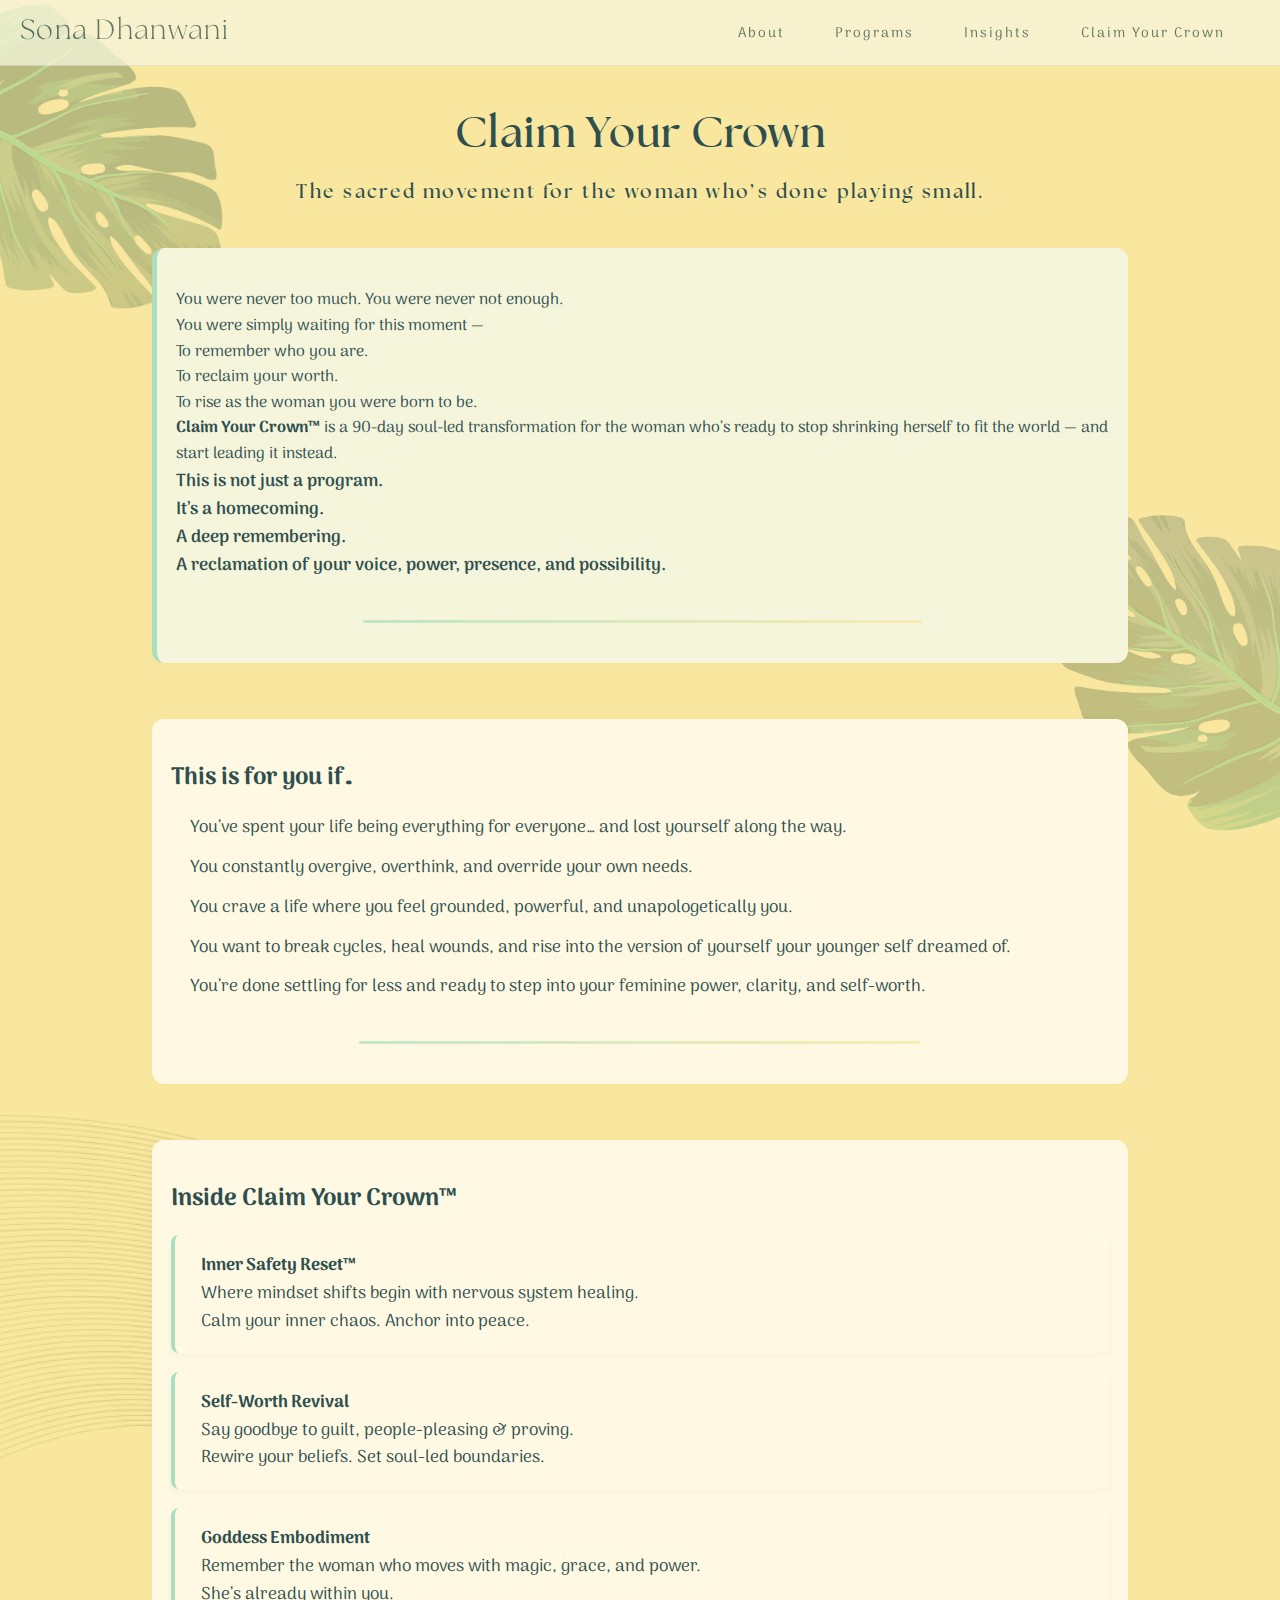
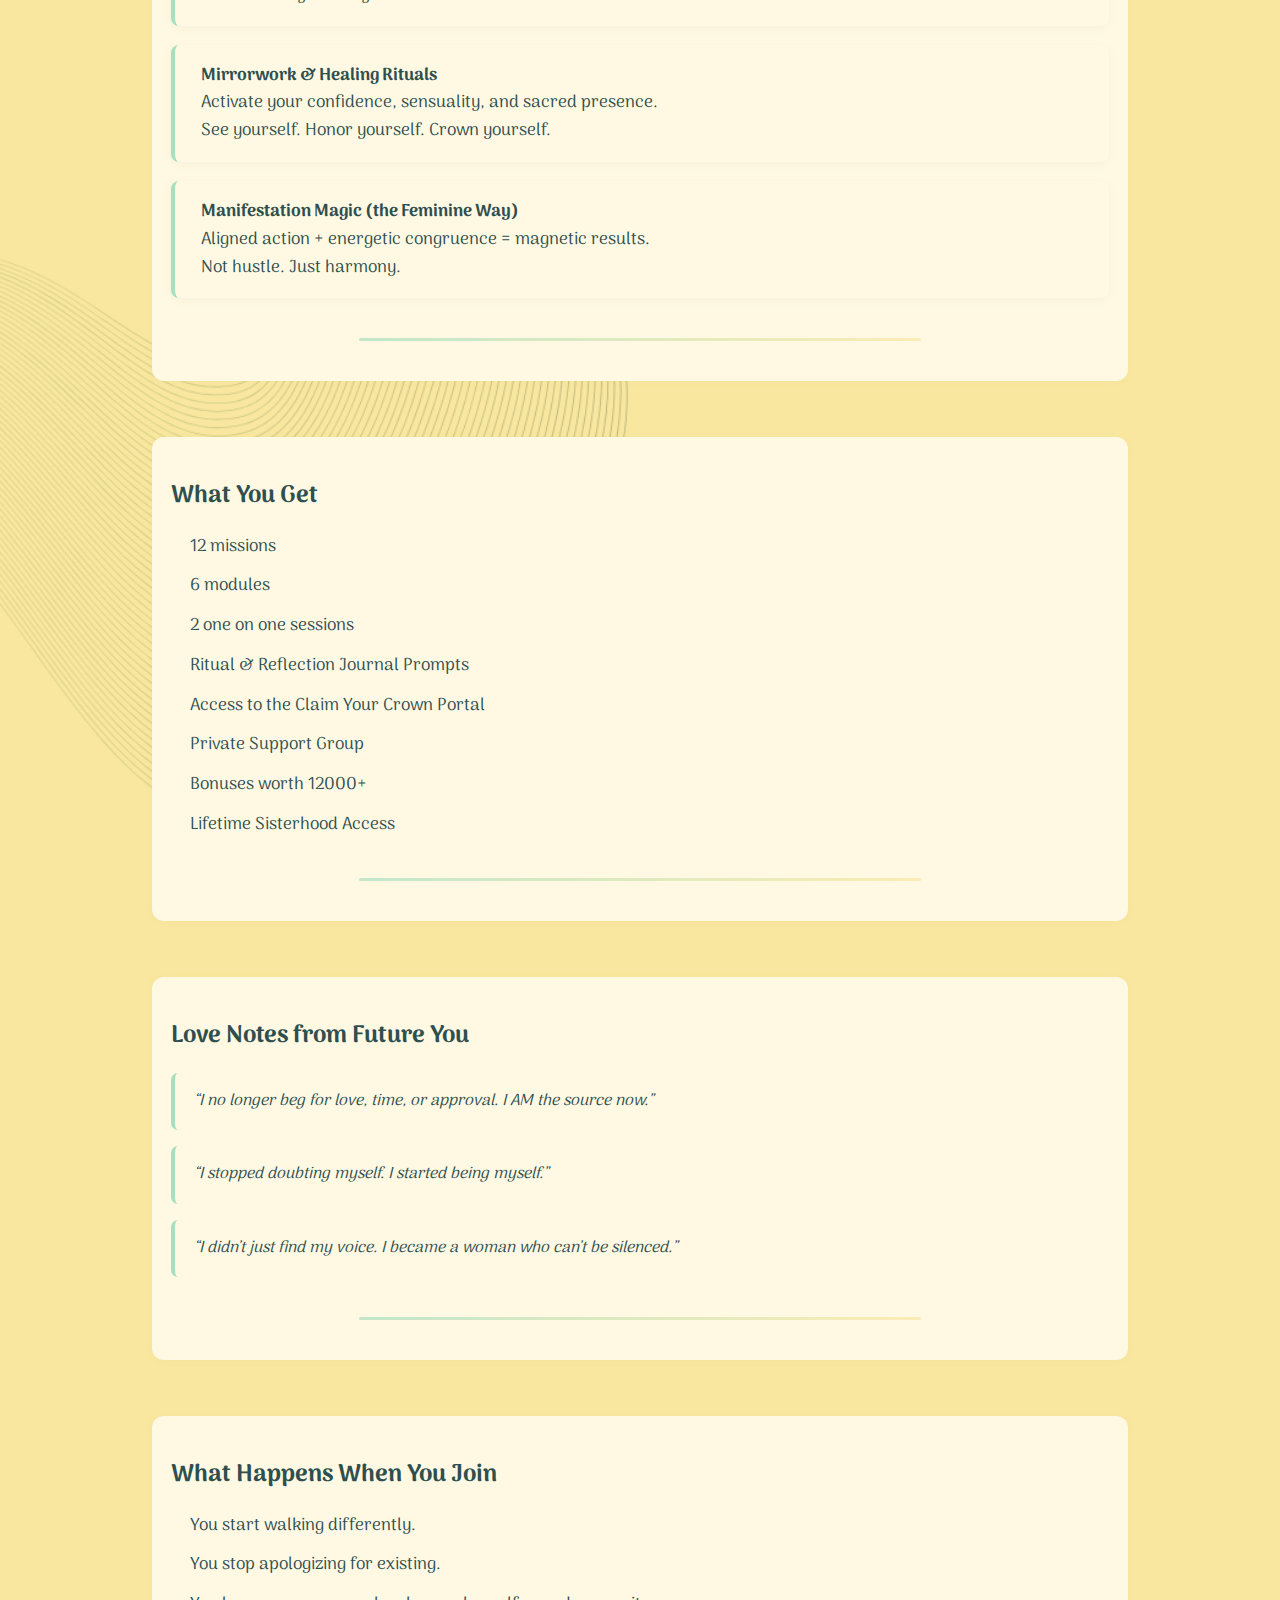
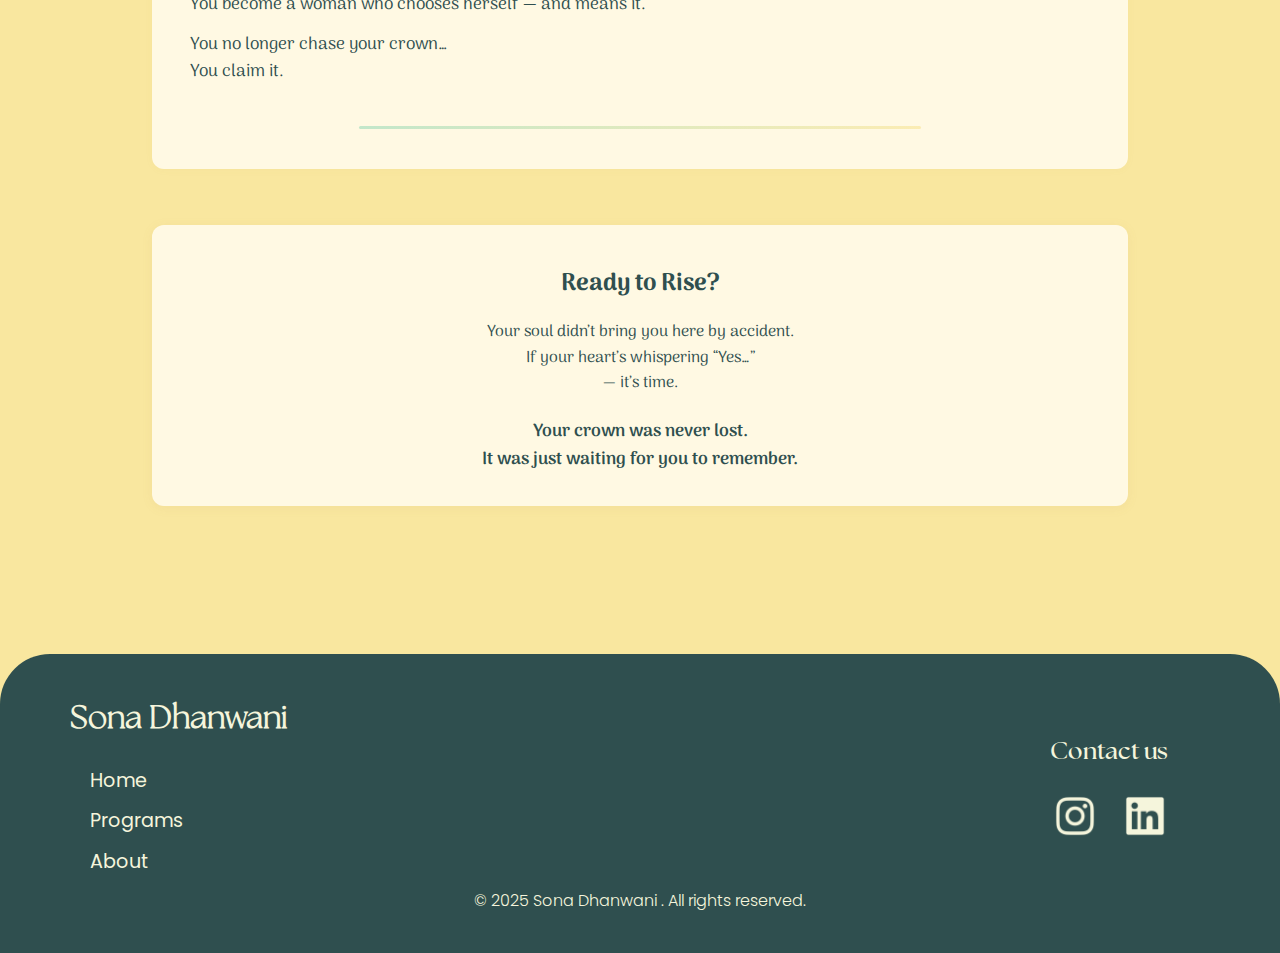
<file: claimyourcrown.html>
<!DOCTYPE html>
<html lang="en">
  <head>
    <meta charset="UTF-8" />
    <meta name="viewport" content="width=device-width, initial-scale=1.0" />
    <title>About page</title>
    <link rel="stylesheet" href="claimyourcrown.css" />
    <script src="mainsc.js"></script>
    <link rel="preconnect" href="https://fonts.googleapis.com" />
    <link rel="preconnect" href="https://fonts.gstatic.com" crossorigin />
    <link
      href="https://fonts.googleapis.com/css2?family=Poppins:ital,wght@0,100;0,200;0,300;0,400;0,500;0,600;0,700;0,800;0,900;1,100;1,200;1,300;1,400;1,500;1,600;1,700;1,800;1,900&display=swap"
      rel="stylesheet"
    />

    <link
      href="https://fonts.googleapis.com/css2?family=Arima:wght@100..700&display=swap"
      rel="stylesheet"
    />
    <link rel="icon" type="image/png" href="logos/sonadhanwanilogo.png" />
  </head>
  <body>
    <header class="header">
      <div class="logo"><a href="index.html">Sona Dhanwani</a></div>
      <nav class="nav">
        <ul>
          <li><a href="About.html">About</a></li>
          <li><a href="programs.html">Programs</a></li>
          <li><a href="insights.html">Insights</a></li>
          <li><a href="claimyourcrown.html">Claim Your Crown</a></li>
        </ul>
      </nav>
    </header>
    <div class="container">
      <header>
        <h1>Claim Your Crown</h1>
        <p class="subtitle">
          The sacred movement for the woman who’s done playing small.
        </p>
      </header>
      <section class="intro">
        <p>
          You were never too much. You were never not enough.<br />
          You were simply waiting for this moment —<br />
          To remember who you are.<br />
          To reclaim your worth.<br />
          To rise as the woman you were born to be.
        </p>
        <p>
          <strong>Claim Your Crown™</strong> is a 90-day soul-led transformation
          for the woman who’s ready to stop shrinking herself to fit the world —
          and start leading it instead.
        </p>
        <p class="highlight">
          This is not just a program.<br />
          It’s a homecoming.<br />
          A deep remembering.<br />
          A reclamation of your voice, power, presence, and possibility.
        </p>
      </section>
      <section class="for-you">
        <h2>This is for you if…</h2>
        <ul>
          <li>
            You’ve spent your life being everything for everyone… and lost
            yourself along the way.
          </li>
          <li>
            You constantly overgive, overthink, and override your own needs.
          </li>
          <li>
            You crave a life where you feel grounded, powerful, and
            unapologetically you.
          </li>
          <li>
            You want to break cycles, heal wounds, and rise into the version of
            yourself your younger self dreamed of.
          </li>
          <li>
            You’re done settling for less and ready to step into your feminine
            power, clarity, and self-worth.
          </li>
        </ul>
      </section>
      <section class="inside">
        <h2>Inside Claim Your Crown™</h2>
        <ul class="features">
          <li>
            <strong>Inner Safety Reset™</strong><br />Where mindset shifts begin
            with nervous system healing.<br />Calm your inner chaos. Anchor into
            peace.
          </li>
          <li>
            <strong>Self-Worth Revival</strong><br />Say goodbye to guilt,
            people-pleasing & proving.<br />Rewire your beliefs. Set soul-led
            boundaries.
          </li>
          <li>
            <strong>Goddess Embodiment</strong><br />Remember the woman who
            moves with magic, grace, and power.<br />She’s already within you.
          </li>
          <li>
            <strong>Mirrorwork & Healing Rituals</strong><br />Activate your
            confidence, sensuality, and sacred presence.<br />See yourself.
            Honor yourself. Crown yourself.
          </li>
          <li>
            <strong>Manifestation Magic (the Feminine Way)</strong><br />Aligned
            action + energetic congruence = magnetic results.<br />Not hustle.
            Just harmony.
          </li>
        </ul>
      </section>
      <section class="what-you-get">
        <h2>What You Get</h2>
        <ul>
          <li>12 missions</li>
          <li>6 modules</li>
          <li>2 one on one sessions</li>
          <li>Ritual & Reflection Journal Prompts</li>
          <li>Access to the Claim Your Crown Portal</li>
          <li>Private Support Group</li>
          <li>Bonuses worth 12000+</li>
          <li>Lifetime Sisterhood Access</li>
        </ul>
      </section>
      <section class="love-notes">
        <h2>Love Notes from Future You</h2>
        <blockquote>
          “I no longer beg for love, time, or approval. I AM the source now.”
        </blockquote>
        <blockquote>
          “I stopped doubting myself. I started being myself.”
        </blockquote>
        <blockquote>
          “I didn’t just find my voice. I became a woman who can’t be silenced.”
        </blockquote>
      </section>
      <section class="transformation">
        <h2>What Happens When You Join</h2>
        <ul>
          <li>You start walking differently.</li>
          <li>You stop apologizing for existing.</li>
          <li>You become a woman who chooses herself — and means it.</li>
          <li>You no longer chase your crown…<br />You claim it.</li>
        </ul>
      </section>
      <section class="cta">
        <h2>Ready to Rise?</h2>
        <p>
          Your soul didn’t bring you here by accident.<br />
          If your heart’s whispering “Yes…”<br />
          — it’s time.
        </p>
        <p class="final">
          Your crown was never lost.<br />It was just waiting for you to
          remember.
        </p>
      </section>
    </div>
    <footer class="footer">
      <div class="footer-content">
        <div class="footer-left">
          <h2>Sona Dhanwani</h2>
          <ul>
            <li><a href="index.html">Home</a></li>
            <li><a href="programs.html">Programs</a></li>
            <li><a href="About.html">About</a></li>
          </ul>
        </div>
        <div class="footer-right">
          <h3>Contact us</h3>
          <div class="social-icons">
            <div>
              <a
                href="https://www.instagram.com/lifecoachsonadhanwani?utm_source=ig_web_button_share_sheet&igsh=ZDNlZDc0MzIxNw=="
                target="_blank"
              >
                <img class="icon" src="logos/instagram-logo-204.png" alt="" />
              </a>
            </div>
            <div>
              <a
                href="https://www.linkedin.com/in/sona-dhanwani-01a02934a/"
                target="_blank"
              >
                <img
                  class="icon"
                  src="logos/linkedin-square-logo-204.png"
                  alt=""
                />
              </a>
            </div>
          </div>
        </div>
      </div>
      <div class="copyright">
        <p>&copy; 2025 Sona Dhanwani . All rights reserved.</p>
      </div>
    </footer>
  </body>
</html>
</file>
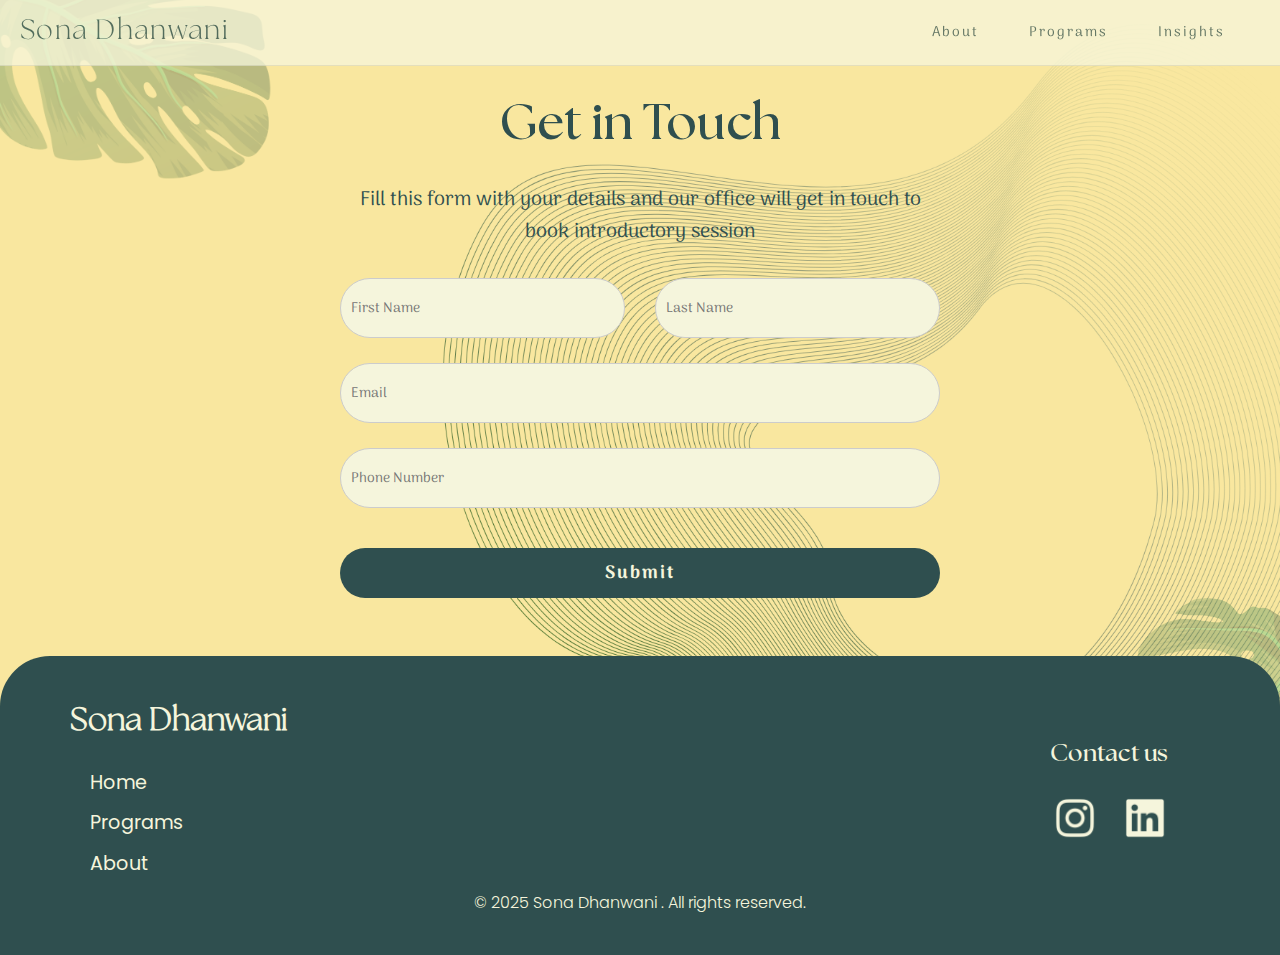
<file: getintouch.html>
<!DOCTYPE html>
<html lang="en">
  <head>
    <meta charset="UTF-8" />
    <meta name="viewport" content="width=device-width, initial-scale=1.0" />
    <title>Sona Dhanwani</title>
    <link rel="stylesheet" href="getintouch.css" />
    <script src="form.js"></script>
    <link rel="preconnect" href="https://fonts.googleapis.com" />
    <link rel="preconnect" href="https://fonts.gstatic.com" crossorigin />
    <link
      href="https://fonts.googleapis.com/css2?family=Poppins:ital,wght@0,100;0,200;0,300;0,400;0,500;0,600;0,700;0,800;0,900;1,100;1,200;1,300;1,400;1,500;1,600;1,700;1,800;1,900&display=swap"
      rel="stylesheet"
    />
    <link
      href="https://fonts.googleapis.com/css2?family=Arima:wght@100..700&display=swap"
      rel="stylesheet"
    />
    <link rel="icon" type="image/png" href="logos/sonadhanwanilogo.png" />
  </head>
  <body>
    <header class="header">
      <div class="logo"><a href="index.html">Sona Dhanwani</a></div>
      <nav class="nav">
        <ul>
          <li><a href="About.html">About</a></li>
          <li><a href="programs.html">Programs</a></li>
          <li><a href="insights.html">Insights</a></li>
        </ul>
      </nav>
    </header>
    <div class="Contact-form">
      <h2>Get in Touch</h2>
      <p>
        Fill this form with your details and our office will get in touch to
        book introductory session
      </p>
      <form id="myForm">
        <div class="form-group">
          <input
            type="text"
            id="firstname"
            name="firstname"
            placeholder="First Name"
            required
          />
          <input type="text" id="lastname" name="lastname" placeholder="Last Name" required />
        </div>
        <input
          type="email"
          id="email"
          name="email"
          placeholder="Email"
          class="full-width"
          required
        />
        <input
          type="tel"
          id="phone"
          name="phone"
          placeholder="Phone Number"
          class="full-width"
          required
        />
        <button type="submit">Submit</button>
      </form>
    </div>
    <footer class="footer">
      <div class="footer-content">
        <div class="footer-left">
          <h2>Sona Dhanwani</h2>
          <ul>
            <li><a href="index.html">Home</a></li>
            <li><a href="programs.html">Programs</a></li>
            <li><a href="About.html">About</a></li>
          </ul>
        </div>
        <div class="footer-right">
          <h3>Contact us</h3>
          <div class="social-icons">
            <div>
              <a
                href="https://www.instagram.com/lifecoachsonadhanwani?utm_source=ig_web_button_share_sheet&igsh=ZDNlZDc0MzIxNw=="
                target="_blank"
              >
                <img class="icon" src="logos/instagram-logo-204.png" alt="" />
              </a>
            </div>
            <div>
              <a
                href="https://www.linkedin.com/in/sona-dhanwani-01a02934a/"
                target="_blank"
              >
                <img
                  class="icon"
                  src="logos/linkedin-square-logo-204.png"
                  alt=""
                />
              </a>
            </div>
          </div>
        </div>
      </div>
      <div class="copyright">
        <p>&copy; 2025 Sona Dhanwani . All rights reserved.</p>
      </div>
    </footer>
  </body>
</html>
</file>
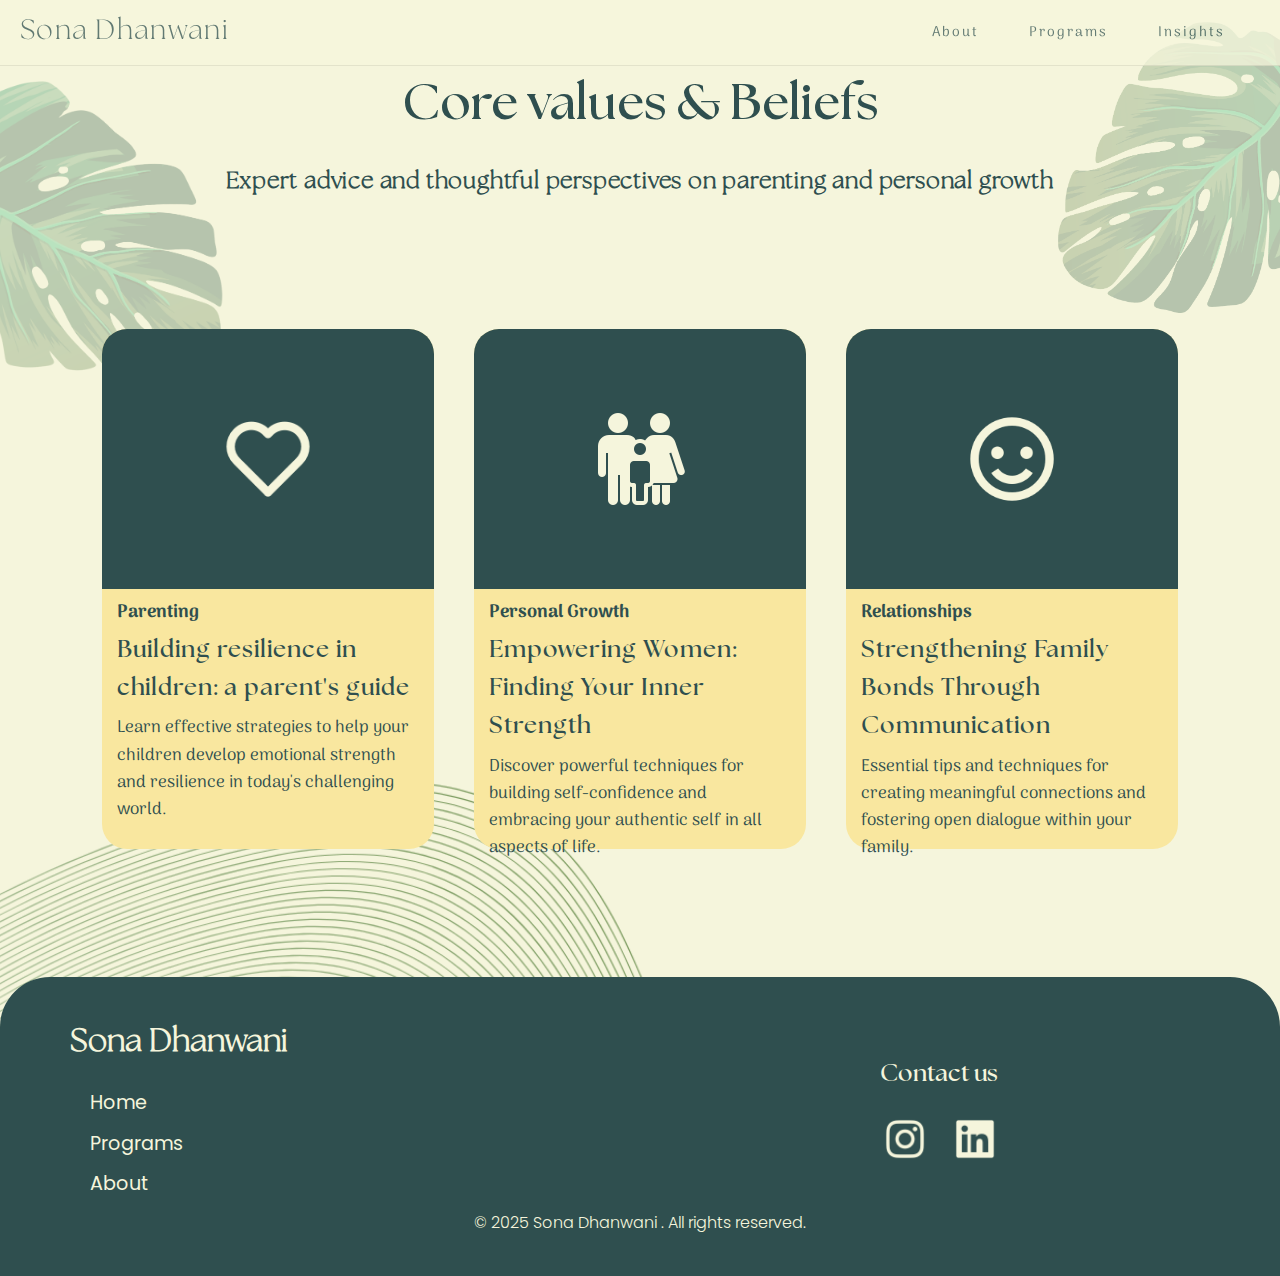
<file: insights.html>
<!DOCTYPE html>
<html>
  <head>
    <meta charset="UTF-8" />
    <meta name="viewport" content="width=device-width, initial-scale=1.0" />
    <title>Sona Dhanwani</title>
    <link rel="stylesheet" href="insights.css" />
    <script src="mainsc.js"></script>
    <link rel="preconnect" href="https://fonts.googleapis.com" />
    <link rel="preconnect" href="https://fonts.gstatic.com" crossorigin />
    <link
      href="https://fonts.googleapis.com/css2?family=Poppins:ital,wght@0,100;0,200;0,300;0,400;0,500;0,600;0,700;0,800;0,900;1,100;1,200;1,300;1,400;1,500;1,600;1,700;1,800;1,900&display=swap"
      rel="stylesheet"
    />
    <link
      href="https://fonts.googleapis.com/css2?family=Arima:wght@100..700&display=swap"
      rel="stylesheet"
    />
    <link rel="icon" type="image/png" href="logos/sonadhanwanilogo.png" />
  </head>
  <body>
    <header class="header">
      <div class="logo"><a href="index.html">Sona Dhanwani</a></div>
      <nav class="nav">
        <ul>
          <li><a href="About.html">About</a></li>
          <li><a href="programs.html">Programs</a></li>
          <li><a href="insights.html">Insights</a></li>
        </ul>
      </nav>
    </header>
    <section>
      <div class="Heading">
        <h1>Core values & Beliefs</h1>
        <h3>
          Expert advice and thoughtful perspectives on parenting and personal
          growth
        </h3>
      </div>
      <div class="cards">
        <div class="card-block">
          <div class="bg">
            <img src="logos/heart-regular-108.png" alt="heart-icon" />
          </div>
          <div class="content">
            <h3>Parenting</h3>
            <h2>Building resilience in children: a parent's guide</h2>
            <p>
              Learn effective strategies to help your children develop emotional
              strength and resilience in today's challenging world.
            </p>
          </div>
        </div>
        <div class="card-block">
          <div class="bg">
            <img src="logos/icons8-family-100.png" alt="family-icon" />
          </div>
          <div class="content">
            <h3>Personal Growth</h3>
            <h2>Empowering Women: Finding Your Inner Strength</h2>
            <p>
              Discover powerful techniques for building self-confidence and
              embracing your authentic self in all aspects of life.
            </p>
          </div>
        </div>
        <div class="card-block">
          <div class="bg">
            <img src="logos/smile-regular-132.png" alt="smile-icon" />
          </div>
          <div class="content">
            <h3>Relationships</h3>
            <h2>Strengthening Family Bonds Through Communication</h2>
            <p>
              Essential tips and techniques for creating meaningful connections
              and fostering open dialogue within your family.
            </p>
          </div>
        </div>
      </div>
    </section>

    <footer class="footer">
      <div class="footer-content">
        <div class="col1">
          <h2>Sona Dhanwani</h2>
          <ul>
            <li><a href="index.html">Home</a></li>
            <li><a href="programs.html">Programs</a></li>
            <li><a href="About.html">About</a></li>
          </ul>
        </div>
        <div class="col2"></div>
        <div class="col3">
          <h3>Contact us</h3>
          <div class="social-icons">
            <div>
              <a
                href="https://www.instagram.com/lifecoachsonadhanwani?utm_source=ig_web_button_share_sheet&igsh=ZDNlZDc0MzIxNw=="
                target="_blank"
              >
                <img class="icon" src="logos/instagram-logo-204.png" alt="" />
              </a>
            </div>
            <div>
              <a
                href="https://www.linkedin.com/in/sona-dhanwani-01a02934a/"
                target="_blank"
              >
                <img
                  class="icon"
                  src="logos/linkedin-square-logo-204.png"
                  alt=""
                />
              </a>
            </div>
          </div>
        </div>
      </div>
      <div class="copyright">
        <p>&copy; 2025 Sona Dhanwani . All rights reserved.</p>
      </div>
    </footer>
  </body>
</html>
</file>
<file: claimyourcrown.css>
@font-face {
  font-family: seasons;
  src: url("Fonts/The\ Seasons.ttf") format("truetype");
}
@font-face {
  font-family: seasons-light;
  src: url("Fonts/Fontspring-DEMO-theseasons-lt.otf") format("truetype");
}
* {
  margin: 0;
  padding: 0;
  box-sizing: border-box;
}
/* General Reset */
body,
ul,
li,
a {
  margin: 0;
  padding: 0;
  list-style: none;
  text-decoration: none;
  box-sizing: border-box;
}
body {
  background-color: #f9e79f; /* Neutral Beige */
  color: #2f4f4f; /* Charcoal Gray */
  line-height: 1.6;
  background-image: url("Assets/leafleft.png"),
    url("Assets/about-left-leaf.png"), url("Assets/wavy-about.png");
  background-position: -10% 0%, 110% 40vw, -650px 1110px;
  background-size: 25%, 25%, 105%;
  background-repeat: no-repeat;
  font-family: "Avenir Next", Avenir, "Segoe UI", Arial, sans-serif;
  margin: 0;
  padding: 0;
}
.header {
  position: fixed;
  top: 0;
  left: 0;
  width: 100%;
  background-color: #f5f5dc; /* Neutral Beige */
  display: flex;
  justify-content: space-between;
  align-items: center;
  padding: 10px 20px;
  border-bottom: 1px solid rgba(0, 0, 0, 0.1);
  transition: transform 0.3s ease; /* Smooth hide/show effect */
  z-index: 1000;
  filter: opacity(0.75);
}

.header.hidden {
  transform: translateY(-100%); /* Slides header upwards */
}
.nav {
  display: flex;
  align-items: center;
  letter-spacing: 2px;
}
.nav ul {
  display: flex;
}
.nav ul li {
  margin: 0 15px; /* Add spacing between items */
  font-family: "Arima", serif;
}
.nav a {
  margin-right: 20px;
  color: #2f4f4f;
  text-decoration: none;
  font-size: 14px;
  transition: color 0.3s ease;
}

.nav a:hover {
  color: #a7c7e7; /* Soft Pastel Blue */
}

.logo {
  font-size: 28px;
  font-family: "seasons-light";
  letter-spacing: 1.3px;
  text-decoration: none;
  color: inherit;
  cursor: pointer;
}
.logo a {
  color: inherit;
  text-decoration: none;
}
.logo a:visited {
  color: inherit; /* Ensures the color remains the same for visited links */
}

.container {
  max-width: 80%;
  margin: 60px auto;

  border-radius: 18px;
  padding: 40px 24px 32px 24px;
}

header {
  text-align: center;
  margin-bottom: 40px;
  font-family: "seasons";
  letter-spacing: 0.2ch;
}

h1 {
  font-size: 2.7rem;
  font-weight: 800;
  letter-spacing: 1px;
  margin-bottom: 0.2em;
  color: #2f4f4f;
}

.subtitle {
  font-size: 1.2rem;
  color: #2f4f4f;
  margin-bottom: 0.5em;
}

section {
  margin-bottom: 3.5em;
  padding: 2.5em 1.2em 2.5em 1.2em;
  border-radius: 12px;
  background: #fff9e3;
  box-shadow: 0 1px 8px rgba(176, 141, 87, 0.04);
  position: relative;
  color: #2f4f4f;
  font-family: "Arima", serif;
}

section:not(:last-child)::after {
  content: "";
  display: block;
  height: 3px;
  width: 60%;
  margin: 2.5em auto 0 auto;
  border-radius: 2px;
  background: linear-gradient(90deg, #a9dfbf 0%, #f9e79f 100%);
  opacity: 0.7;
}

section.intro {
  background: #f5f5dc;
  border-left: 5px solid #a9dfbf;
  color: #2f4f4f;
}

section.cta {
  text-align: center;
  background: #fff9e3;
  border-radius: 12px;
  padding: 2.5em 1em 2em 1em;
  box-shadow: 0 2px 12px rgba(176, 141, 87, 0.08);
  color: #2f4f4f;
}

h2 {
  font-size: 1.5rem;
  color: #2f4f4f;
  margin-bottom: 0.7em;
  font-weight: 700;
}

ul {
  padding-left: 1.2em;
  margin: 0.5em 0 0.5em 0;
  color: #2f4f4f;
}

ul li {
  margin-bottom: 0.7em;
  line-height: 1.6;
  font-size: 1.08rem;
  color: #2f4f4f;
}

.features {
  list-style: none;
  padding-left: 0;
}

.features li {
  background: #fff9e3;
  border-left: 4px solid #a9dfbf;
  margin-bottom: 1.1em;
  padding: 1em 1em 1em 1.5em;
  border-radius: 8px;
  font-size: 1.08rem;
  box-shadow: 0 2px 8px rgba(176, 141, 87, 0.07);
  color: #2f4f4f;
}

blockquote {
  background: #fff9e3;
  border-left: 4px solid #a9dfbf;
  margin: 1em 0;
  padding: 1em 1.2em;
  font-style: italic;
  color: #2f4f4f;
  border-radius: 7px;
}

.highlight {
  color: #2f4f4f;
  font-weight: 600;
  font-size: 1.1rem;
}

.final {
  font-size: 1.1rem;
  color: #2f4f4f;
  margin-top: 1.2em;
  font-weight: 600;
}

button,
.cta-btn {
  background: #f9e79f;
  color: #2f4f4f;
  border: none;
  border-radius: 8px;
  padding: 0.8em 2em;
  font-size: 1.1rem;
  font-weight: 700;
  cursor: pointer;
  box-shadow: 0 2px 8px rgba(176, 141, 87, 0.07);
  transition: background 0.2s;
}
button:hover,
.cta-btn:hover {
  background: #a9dfbf;
}

.footer {
  background-color: #2f4f4f;
  color: #f5f5dc; /* Neutral beige */
  padding: 40px 20px;
  border-radius: 50px 50px 0px 0px;
}

.footer-content {
  display: flex;
  justify-content: space-between;
  align-items: center;
  flex-wrap: wrap; /* Ensures wrapping for smaller screens */
  gap: 20px;
}

.footer-left h2 {
  font-size: 2rem;
  margin-bottom: 20px;
  margin-left: 50px;
  font-family: "seasons-light";
  color: #f5f5dc;
}

.footer-left ul {
  list-style: none;
  padding: 0;
}

.footer-left ul li {
  margin-bottom: 10px;
  font-size: 1.2rem;
  margin-left: 70px;
  font-family: "Poppins", serif;
  font-weight: 400;
  font-style: normal;
  color: #f5f5dc;
}
.footer-left ul li a:visited {
  color: inherit;
}
.footer a {
  color: #f5f5dc;
}
.footer-right {
  justify-content: center;
  margin-right: 90px;
}
.footer-right h3 {
  font-size: 1.5rem;
  margin-bottom: 20px;
  font-family: "seasons";
}

.social-icons {
  display: flex;
  gap: 20px;
}

.icon {
  width: 50px; /* Adjust the width */
  height: 50px; /* Adjust the height */
  background-size: contain; /* Ensures the logo fits within the box */
  background-repeat: no-repeat; /* Prevents tiling of the logo */
  background-position: center; /* Centers the logo */
}

.copyright {
  text-align: center;
  font-family: "Poppins", serif;
  font-weight: 300;
  font-style: normal;
}


@media (max-width: 1100px) {
  .container {
    max-width: 98vw;
    padding: 18px 2vw;
  }
}

@media (max-width: 800px) {
  .container {
    padding: 18px 6vw;
  }
  h1 {
    font-size: 2rem;
  }
  h2 {
    font-size: 1.1rem;
  }
  section {
    padding: 1.2em 0.5em;
  }
  section:not(:last-child)::after {
    margin: 1.2em auto 0 auto;
  }
}
</file>
<file: getintouch.css>
@font-face {
  font-family: seasons;
  src: url("Fonts/The\ Seasons.ttf") format("truetype");
}
@font-face {
  font-family: seasons-light;
  src: url("Fonts/Fontspring-DEMO-theseasons-lt.otf") format("truetype");
}
* {
  margin: 0;
  padding: 0;
  box-sizing: border-box;
}
/* General Reset */
body,
ul,
li,
a {
  margin: 0;
  padding: 0;
  list-style: none;
  text-decoration: none;
  box-sizing: border-box;
}

/* Header Styles */
/* General Reset */
body,
h1,
h2,
p,
a,
div {
  margin: 0;
  padding: 0;
  box-sizing: border-box;
}

body {
  background-color: #f9e79f; /* Neutral Beige */
  color: #2f4f4f; /* Charcoal Gray */
  line-height: 1.6;
  background-image: url("Assets/leafleft.png"), url("Assets/Leafright.png"),
    url("Assets/wavytouch.png");
  background-position: -5% -20%, 110% 90%, 170% 50%;
  background-size: 25%, 25%, 80%;
  background-repeat: no-repeat;
}

.header {
  position: fixed;
  top: 0;
  left: 0;
  width: 100%;
  background-color: #f5f5dc; /* Neutral Beige */
  display: flex;
  justify-content: space-between;
  align-items: center;
  padding: 10px 20px;
  border-bottom: 1px solid rgba(0, 0, 0, 0.1);
  transition: transform 0.3s ease; /* Smooth hide/show effect */
  z-index: 1000;
  filter: opacity(0.75);
}
.header a {
  color: #2f4f4f;
}

.header.hidden {
  transform: translateY(-100%); /* Slides header upwards */
}
.nav {
  display: flex;
  align-items: center;
  letter-spacing: 2px;
}
.nav ul {
  display: flex;
}
.nav ul li {
  font-family: "Arima", serif;
  margin: 0 15px; /* Add spacing between items */
}
.nav a {
  margin-right: 20px;
  color: #2f4f4f;
  text-decoration: none;
  font-size: 14px;
  transition: color 0.3s ease;
}

.nav a:hover {
  color: #a7c7e7; /* Soft Pastel Blue */
}

.logo {
  font-size: 28px;
  font-family: "seasons-light";
  letter-spacing: 1.3px;
  text-decoration: none;
  color: inherit;
  cursor: pointer;
}
.logo a {
  color: #2f4f4f;
}
.logo a:visited {
  color: inherit; /* Ensures the color remains the same for visited links */
}

.footer {
  background-color: #2f4f4f;
  color: #f5f5dc; /* Neutral beige */
  padding: 40px 20px;
  border-radius: 50px 50px 0px 0px;
}

.footer-content {
  display: flex;
  justify-content: space-between;
  align-items: center;
  flex-wrap: wrap; /* Ensures wrapping for smaller screens */
  gap: 20px;
}

.footer-left h2 {
  font-size: 2rem;
  margin-bottom: 20px;
  margin-left: 50px;
  font-family: "seasons-light";
}

.footer-left ul {
  list-style: none;
  padding: 0;
}

.footer-left ul li {
  margin-bottom: 10px;
  font-size: 1.2rem;
  margin-left: 70px;
  font-family: "Poppins", serif;
  font-weight: 400;
  font-style: normal;
}
.footer-left ul li a:visited {
  color: inherit;
}
.footer a {
  color: #f5f5dc;
}
.footer-right {
  justify-content: center;
  margin-right: 90px;
}
.footer-right h3 {
  font-size: 1.5rem;
  margin-bottom: 20px;
  font-family: "seasons";
}

.social-icons {
  display: flex;
  gap: 20px;
}

.icon {
  width: 50px; /* Adjust the width */
  height: 50px; /* Adjust the height */
  background-size: contain; /* Ensures the logo fits within the box */
  background-repeat: no-repeat; /* Prevents tiling of the logo */
  background-position: center; /* Centers the logo */
}

.copyright {
  text-align: center;
  font-family: "Poppins", serif;
  font-weight: 300;
  font-style: normal;
}

.Contact-form {
  max-width: 1200px;
  margin: 5% 25% 3% 25%;
  padding: 20px;
}
.Contact-form h2 {
  font-family: "seasons";
  font-size: 50px;
  text-align: center;
}
.Contact-form p {
  font-family: "Arima", serif;
  font-size: 20px;
  text-align: center;
  margin: 20px 0px 30px 0px;
}
.form-group {
  display: flex;
  gap: 30px;
  margin-bottom: 15px;
}
.form-group input {
  flex: 1;
  padding: 10px;
  border: 1px solid #ccc;
  border-radius: 30px;
  height: 60px;
  font-family: "Arima", serif;
  font-size: 14px;
  background-color: #f5f5dc;
}
.full-width {
  display: block;
  margin-top: 25px;
  width: 100%;
  padding: 10px;
  border: 1px solid #ccc;
  border-radius: 30px;
  margin-bottom: 15px;
  height: 60px;
  font-family: "Arima", serif;
  font-size: 14px;
  background-color: #f5f5dc;
}

button {
  padding: 10px;
  margin-top: 25px;
  background-color: #2f4f4f;
  color: white;
  border: none;
  height: 50px;
  width: 100%;
  border-radius: 25px;
  cursor: pointer;
  font-family: "Arima", serif;
  font-size: 18px;
  letter-spacing: 2px;
  font-weight: 800;
  color: #f5f5dc;
}

@media screen and (max-width: 768px) {
  .footer-content {
    flex-direction: column;
    text-align: center;
  }
  .header {
    padding: 10px 10px;
  }
  .nav ul li {
    font-family: "Arima", serif;
    margin: 0 3px; /* Add spacing between items */
  }
  .nav a {
    margin-right: 20px;
    color: #2f4f4f;
    text-decoration: none;
    font-size: 0.8rem;
    transition: color 0.3s ease;
  }
  .footer-left h2 {
    margin-left: 0;
  }
  .footer-left ul li {
    margin-left: 0;
  }
  .footer-right {
    margin-right: 0;
  }
  .footer-right h3 {
    margin-bottom: 10px;
  }
  .footer {
    padding: 20px 10px;
  }
  .social-icons {
    justify-content: center;
  }
}
</file>
<file: insights.css>
@font-face {
  font-family: seasons;
  src: url("Fonts/The\ Seasons.ttf") format("truetype");
}
@font-face {
  font-family: seasons-light;
  src: url("Fonts/Fontspring-DEMO-theseasons-lt.otf") format("truetype");
}
* {
  margin: 0;
  padding: 0;
  box-sizing: border-box;
}
/* General Reset */
body,
ul,
li,
a {
  margin: 0;
  padding: 0;
  list-style: none;
  text-decoration: none;
  box-sizing: border-box;
}

/* Header Styles */
/* General Reset */
body,
h1,
h2,
p,
a,
div {
  margin: 0;
  padding: 0;
  box-sizing: border-box;
}

body {
  background-color: #f5f5dc; /* Neutral Beige */
  color: #2f4f4f; /* Charcoal Gray */
  line-height: 1.6;
  background-image: url("Assets/leafleft.png"), url("Assets/Leafright.png"),
    url("Assets/wavy.png");
  background-position: -10% 8%, 110% 2%, -520px 770px;
  background-size: 25%, 25%, 130%;
  background-repeat: no-repeat;
}

.header {
  position: fixed;
  top: 0;
  left: 0;
  width: 100%;
  background-color: #f5f5dc; /* Neutral Beige */
  display: flex;
  justify-content: space-between;
  align-items: center;
  padding: 10px 20px;
  border-bottom: 1px solid rgba(0, 0, 0, 0.1);
  transition: transform 0.3s ease; /* Smooth hide/show effect */
  z-index: 1000;
  filter: opacity(0.75);
}
.header a {
  color: #2f4f4f;
}

.header.hidden {
  transform: translateY(-100%); /* Slides header upwards */
}
.nav {
  display: flex;
  align-items: center;
  letter-spacing: 2px;
}
.nav ul {
  display: flex;
}
.nav ul li {
  font-family: "Arima", serif;
  margin: 0 15px; /* Add spacing between items */
}
.nav a {
  margin-right: 20px;
  color: #2f4f4f;
  text-decoration: none;
  font-size: 14px;
  transition: color 0.3s ease;
}

.nav a:hover {
  color: #a7c7e7; /* Soft Pastel Blue */
}

.logo {
  font-size: 28px;
  font-family: "seasons-light";
  letter-spacing: 1.3px;
  text-decoration: none;
  color: inherit;
  cursor: pointer;
}
.logo a {
  color: #2f4f4f;
}
.logo a:visited {
  color: inherit; /* Ensures the color remains the same for visited links */
}

.Heading {
  font-family: "seasons-light";
  margin: 5% 5% 10% 5%;
}
.Heading h1 {
  font-family: "seasons";
  font-weight: 600;
  font-size: 50px;
  text-align: center;
}
.Heading h3 {
  text-align: center;
  margin-top: 20px;
  font-size: 23px;
  letter-spacing: 0.8px;
}

.cards {
  display: grid;
  grid-template-columns: repeat(3, 1fr);
  grid-template-rows: repeat(10, 1fr);
  gap: 40px;
  margin: 0% 8% 10% 8%;
  font-family: "seasons";
}
.card-block {
  grid-row: span 14 / span 10;
  background-color: #f9e79f;
  border-radius: 25px;
}
.content {
  padding: 10px 15px 10px 15px;
}
.bg {
  display: flex;
  max-width: 100%;
  max-height: 50%;
  height: 50%;
  background-color: #2f4f4f;
  border-radius: 25px 25px 0px 0px;
  align-items: center;
  justify-content: center;
  margin: 0 auto;
}
.bg img {
  height: 100px;
}
.card-block h2 {
  font-weight: 600;
  letter-spacing: 1px;
  margin-top: 1%;
}
.card-block h3 {
  font-family: "Arima", serif;
  color:#2f4f4f;
  font-size: 18px;
}
.card-block p {
  font-size: 17px;
  margin-top: 8px;
  font-family: "Arima",serif;
}
.footer {
  background-color: #2f4f4f;
  color: #f5f5dc; /* Neutral beige */
  padding: 40px 20px;
  border-radius: 50px 50px 0px 0px;
}

.footer-content {
  justify-content: space-between;
  align-items: center;
  flex-wrap: wrap; /* Ensures wrapping for smaller screens */
  gap: 50px;
  display: grid;
  grid-template-columns: repeat(3, 1fr);
  grid-template-rows: repeat(2, 1fr);
}

.col1 h2 {
  font-size: 2rem;
  margin-bottom: 20px;
  margin-left: 50px;
  font-family: "seasons-light";
}
.col2 {
  grid-row: span 2 / span 2;
}

.col1 ul {
  list-style: none;
  padding: 0;
}

.col1 ul li {
  margin-bottom: 10px;
  font-size: 1.2rem;
  margin-left: 70px;
  font-family: "Poppins", serif;
  font-weight: 400;
  font-style: normal;
}
.footer a {
  color: #f5f5dc;
}
.col1 ul li a:visited {
  color: inherit;
}
.col3 {
  justify-content: center;

  grid-row: span 2 / span 2;
}
.col3 h3 {
  font-size: 1.5rem;
  margin-bottom: 20px;
  font-family: "seasons";
}

.col1 {
  grid-row: span 2 / span 2;
}
.social-icons {
  display: flex;
  gap: 20px;
}

.icon {
  width: 50px; /* Adjust the width */
  height: 50px; /* Adjust the height */
  background-size: contain; /* Ensures the logo fits within the box */
  background-repeat: no-repeat; /* Prevents tiling of the logo */
  background-position: center; /* Centers the logo */
}

.copyright {
  text-align: center;
  font-family: "Poppins", serif;
  font-weight: 300;
  font-style: normal;
}
@media screen and (max-width: 768px) {
  .footer-content {
    flex-direction: column;
    text-align: center;
  }
  .header {
    padding: 10px 10px;
  }
  .nav ul li {
    font-family: "Arima", serif;
    margin: 0 3px; /* Add spacing between items */
  }
  .nav a {
    margin-right: 20px;
    color: #2f4f4f;
    text-decoration: none;
    font-size: 0.8rem;
    transition: color 0.3s ease;
  }
  .footer-left h2 {
    margin-left: 0;
  }
  .footer-left ul li {
    margin-left: 0;
  }
  .footer-right {
    margin-right: 0;
  }
  .footer-right h3 {
    margin-bottom: 10px;
  }
  .footer {
    padding: 20px 10px;
  }
  .social-icons {
    justify-content: center;
  }
}
</file>
